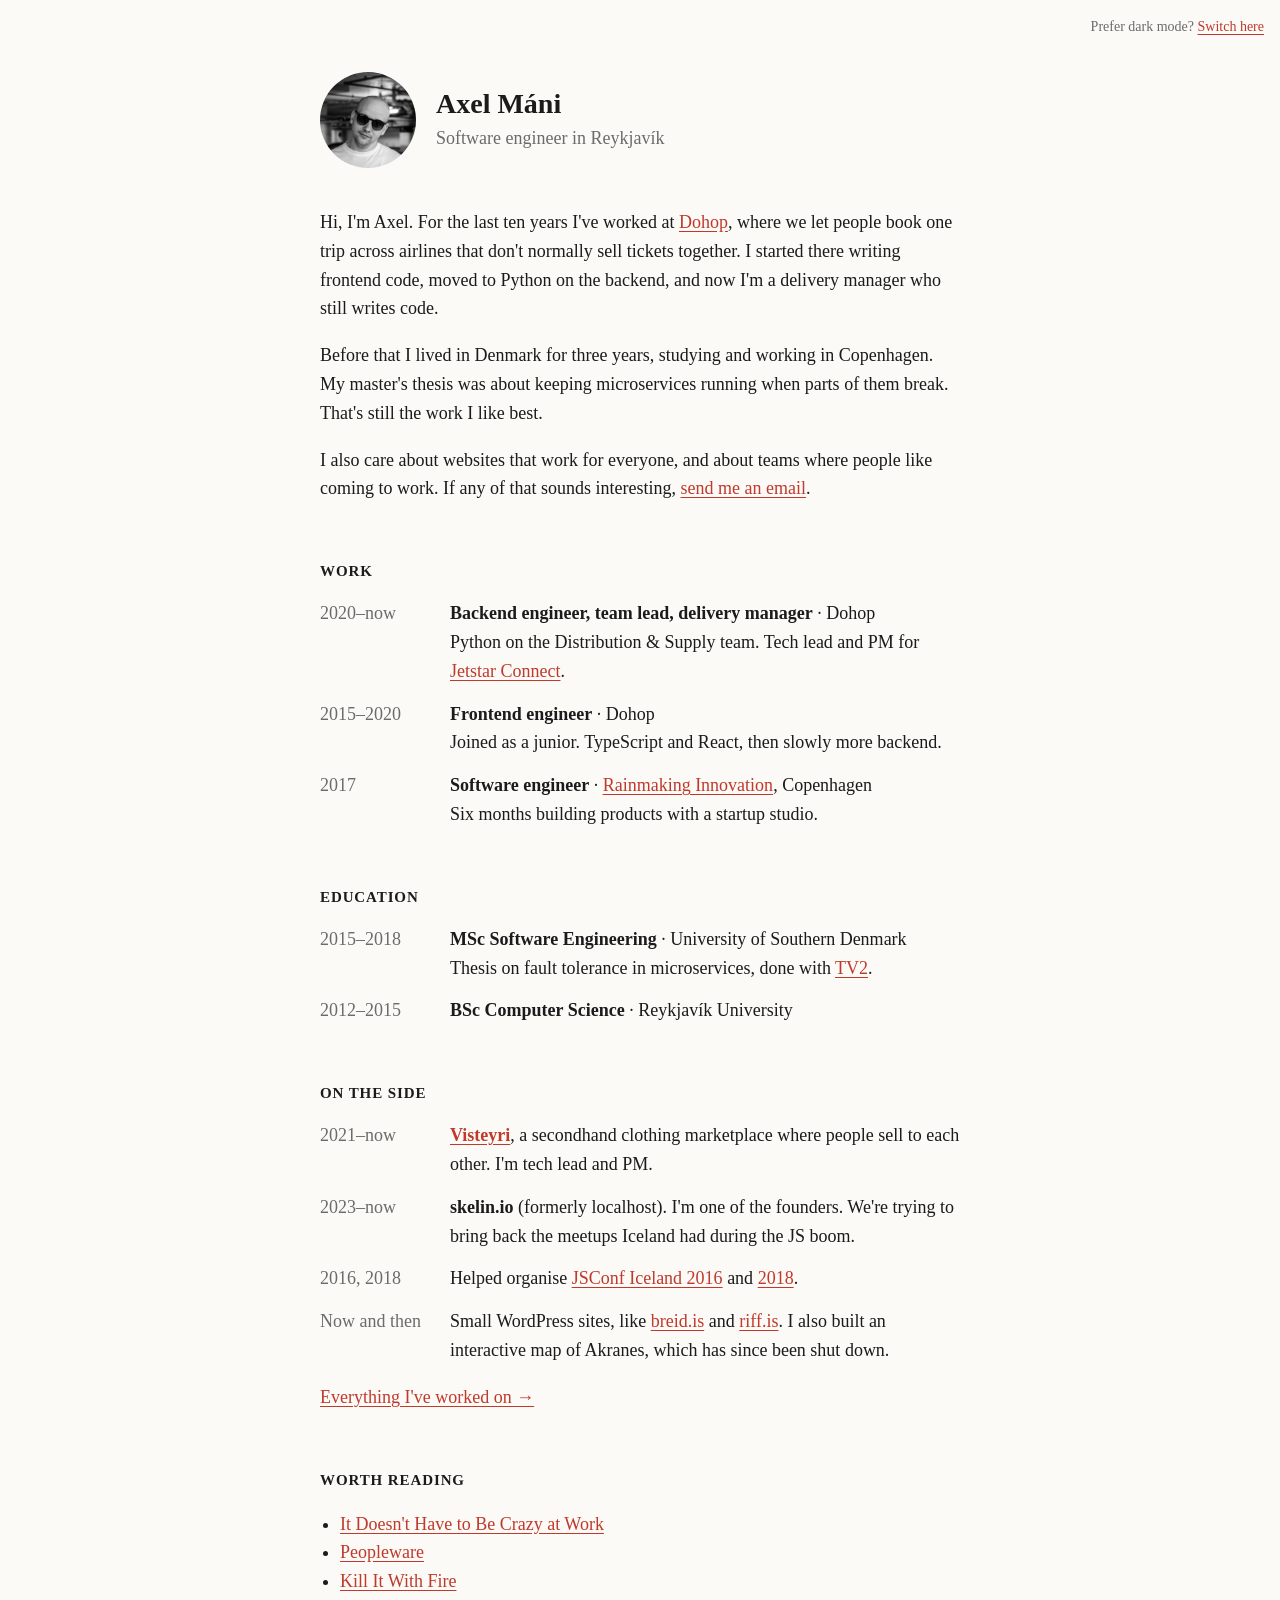
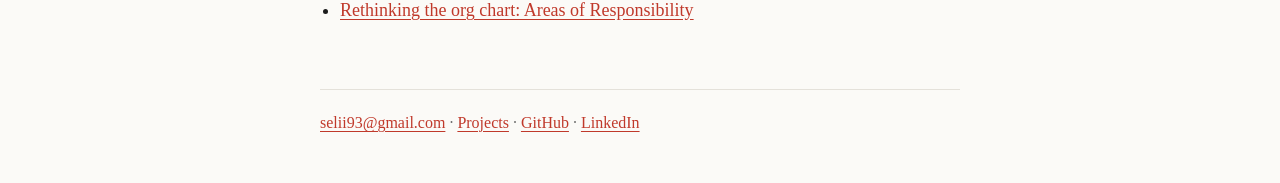
<file: index.html>
<!doctype html>
<html lang="en">
  <head>
    <meta charset="utf-8" />
    <title>Axel Máni</title>
    <meta name="description" content="Axel Máni, software engineer and delivery manager at Dohop in Reykjavík." />
    <meta name="viewport" content="width=device-width, initial-scale=1" />
    <link rel="icon" type="image/png" href="favicon.png" />
    <link rel="stylesheet" href="styles.css" />
    <script>
      try { if (localStorage.theme) document.documentElement.dataset.theme = localStorage.theme; } catch (e) {}
      function toggleTheme() {
        var el = document.documentElement;
        el.dataset.theme = el.dataset.theme === "dark" ? "light" : "dark";
        try { localStorage.theme = el.dataset.theme; } catch (e) {}
      }
    </script>
  </head>
  <body>
    <p class="theme">
      Prefer <span class="if-light">dark</span><span class="if-dark">light</span> mode?
      <button type="button" onclick="toggleTheme()">Switch here</button>
    </p>
    <main>
      <header>
        <img src="img/axel-480.jpg" alt="Axel in sunglasses, black and white photo" width="96" height="96" />
        <div>
          <h1>Axel Máni</h1>
          <p class="sub">Software engineer in Reykjavík</p>
        </div>
      </header>

      <p>
        Hi, I'm Axel. For the last ten years I've worked at
        <a href="https://b2b.dohop.com/">Dohop</a>, where we let people book one trip across airlines
        that don't normally sell tickets together. I started there writing frontend code, moved to
        Python on the backend, and now I'm a delivery manager who still writes code.
      </p>
      <p>
        Before that I lived in Denmark for three years, studying and working in Copenhagen. My
        master's thesis was about keeping microservices running when parts of them break. That's
        still the work I like best.
      </p>
      <p>
        I also care about websites that work for everyone, and about teams where people like
        coming to work. If any of that sounds interesting, <a href="mailto:selii93@gmail.com">send me an email</a>.
      </p>

      <h2>Work</h2>
      <dl>
        <dt>2020–now</dt>
        <dd>
          <b>Backend engineer, team lead, delivery manager</b> · Dohop<br />
          Python on the Distribution &amp; Supply team. Tech lead and PM for
          <a href="https://www.jetstar.com/sg/en/jetstar-connect/info">Jetstar Connect</a>.
        </dd>
        <dt>2015–2020</dt>
        <dd>
          <b>Frontend engineer</b> · Dohop<br />
          Joined as a junior. TypeScript and React, then slowly more backend.
        </dd>
        <dt>2017</dt>
        <dd>
          <b>Software engineer</b> · <a href="https://rainmaking.io/">Rainmaking Innovation</a>, Copenhagen<br />
          Six months building products with a startup studio.
        </dd>
      </dl>

      <h2>Education</h2>
      <dl>
        <dt>2015–2018</dt>
        <dd>
          <b>MSc Software Engineering</b> · University of Southern Denmark<br />
          Thesis on fault tolerance in microservices, done with <a href="https://tv2.dk/">TV2</a>.
        </dd>
        <dt>2012–2015</dt>
        <dd><b>BSc Computer Science</b> · Reykjavík University</dd>
      </dl>

      <h2>On the side</h2>
      <dl>
        <dt>2021–now</dt>
        <dd>
          <b><a href="https://visteyri.is/">Visteyri</a></b>, a secondhand clothing marketplace where
          people sell to each other. I'm tech lead and PM.
        </dd>
        <dt>2023–now</dt>
        <dd>
          <b>skelin.io</b> (formerly localhost). I'm one of the founders. We're trying to bring back
          the meetups Iceland had during the JS boom.
        </dd>
        <dt>2016, 2018</dt>
        <dd>
          Helped organise <a href="https://2016.jsconf.is/">JSConf Iceland 2016</a> and
          <a href="https://2018.jsconf.is/">2018</a>.
        </dd>
        <dt>Now and then</dt>
        <dd>
          Small WordPress sites, like <a href="https://breid.is">breid.is</a> and
          <a href="https://riff.is">riff.is</a>. I also built an interactive map of Akranes, which
          has since been shut down.
        </dd>
      </dl>
      <p><a href="projects.html">Everything I've worked on →</a></p>

      <h2>Worth reading</h2>
      <ul>
        <li><a href="https://basecamp.com/books/calm">It Doesn't Have to Be Crazy at Work</a></li>
        <li><a href="https://www.goodreads.com/book/show/67825.Peopleware">Peopleware</a></li>
        <li><a href="https://www.goodreads.com/book/show/52836375-kill-it-with-fire">Kill It With Fire</a></li>
        <li><a href="https://wavelength.asana.com/workstyle-aors/">Rethinking the org chart: Areas of Responsibility</a></li>
      </ul>

      <footer>
        <a href="mailto:selii93@gmail.com">selii93@gmail.com</a> ·
        <a href="projects.html">Projects</a> ·
        <a href="https://github.com/axelg12">GitHub</a> ·
        <a href="https://www.linkedin.com/in/axel-mani-ba714590/">LinkedIn</a>
      </footer>
    </main>
  </body>
</html>
</file>
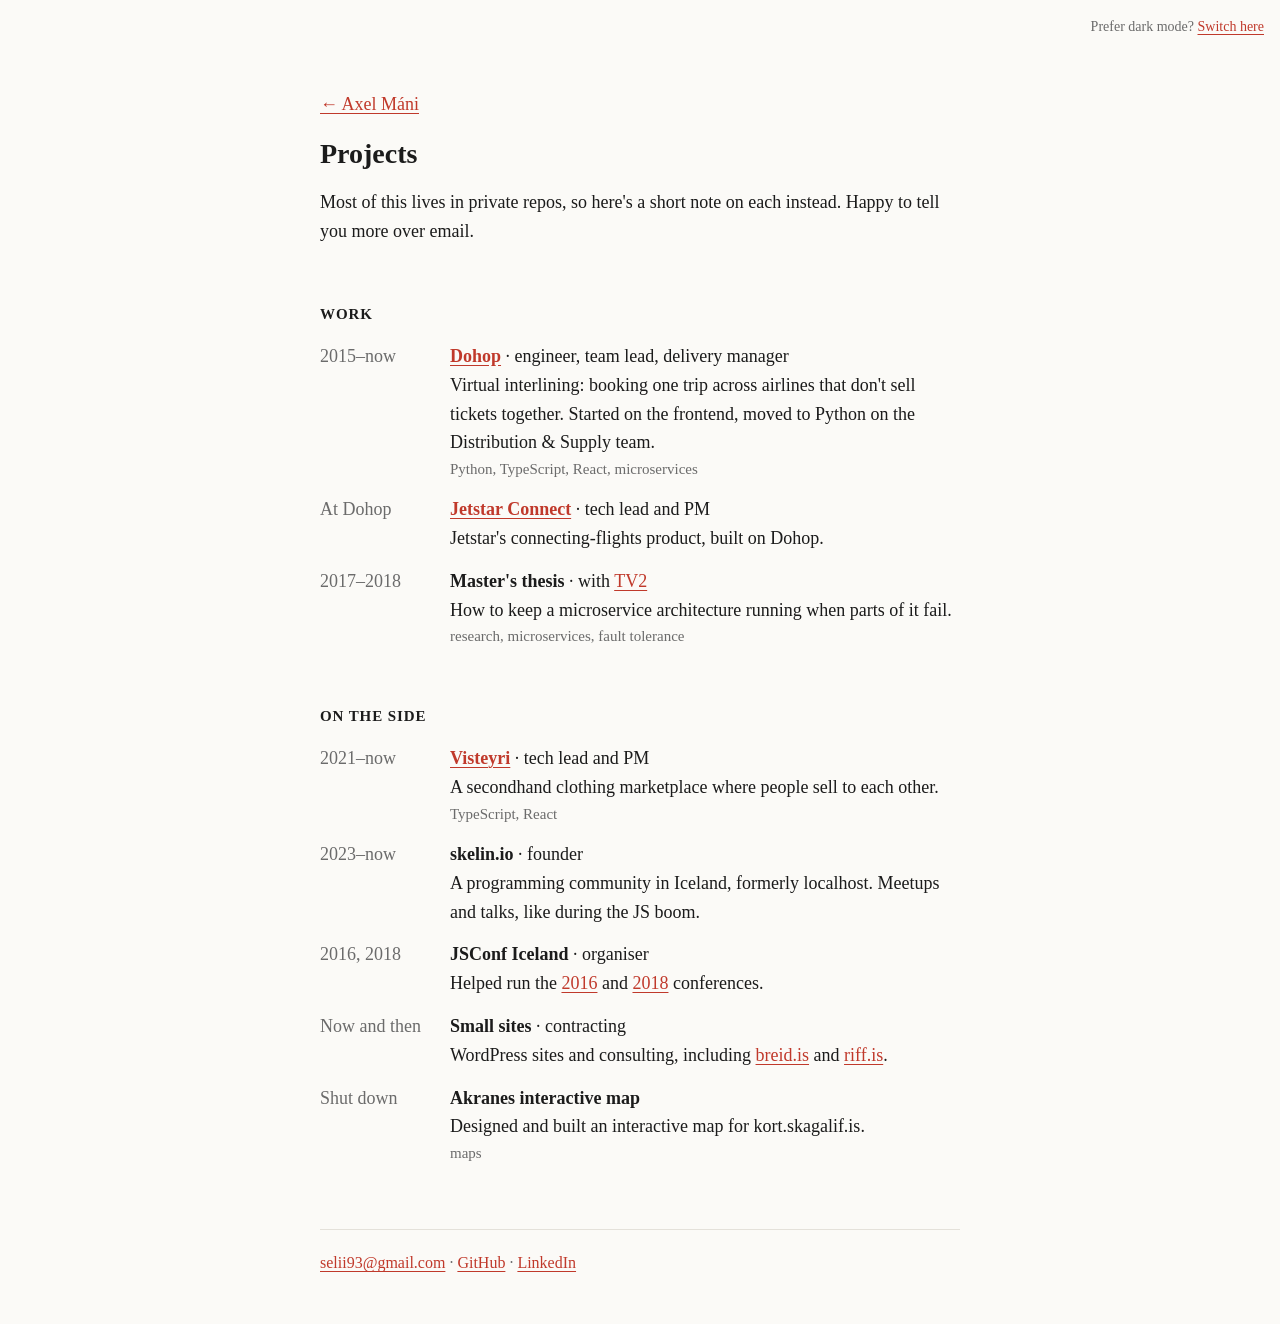
<file: projects.html>
<!doctype html>
<html lang="en">
  <head>
    <meta charset="utf-8" />
    <title>Projects · Axel Máni</title>
    <meta name="description" content="Everything Axel Máni has worked on, at Dohop and on the side." />
    <meta name="viewport" content="width=device-width, initial-scale=1" />
    <link rel="icon" type="image/png" href="favicon.png" />
    <link rel="stylesheet" href="styles.css" />
    <script>
      try { if (localStorage.theme) document.documentElement.dataset.theme = localStorage.theme; } catch (e) {}
      function toggleTheme() {
        var el = document.documentElement;
        el.dataset.theme = el.dataset.theme === "dark" ? "light" : "dark";
        try { localStorage.theme = el.dataset.theme; } catch (e) {}
      }
    </script>
  </head>
  <body>
    <p class="theme">
      Prefer <span class="if-light">dark</span><span class="if-dark">light</span> mode?
      <button type="button" onclick="toggleTheme()">Switch here</button>
    </p>
    <main>
      <p><a href="index.html">← Axel Máni</a></p>
      <h1>Projects</h1>
      <p>
        Most of this lives in private repos, so here's a short note on each instead. Happy to tell
        you more over email.
      </p>

      <h2>Work</h2>
      <dl>
        <dt>2015–now</dt>
        <dd>
          <b><a href="https://b2b.dohop.com/">Dohop</a></b> · engineer, team lead, delivery manager<br />
          Virtual interlining: booking one trip across airlines that don't sell tickets together.
          Started on the frontend, moved to Python on the Distribution &amp; Supply team.
          <span class="meta">Python, TypeScript, React, microservices</span>
        </dd>
        <dt>At Dohop</dt>
        <dd>
          <b><a href="https://www.jetstar.com/sg/en/jetstar-connect/info">Jetstar Connect</a></b> ·
          tech lead and PM<br />
          Jetstar's connecting-flights product, built on Dohop.
        </dd>
        <dt>2017–2018</dt>
        <dd>
          <b>Master's thesis</b> · with <a href="https://tv2.dk/">TV2</a><br />
          How to keep a microservice architecture running when parts of it fail.
          <span class="meta">research, microservices, fault tolerance</span>
        </dd>
      </dl>

      <h2>On the side</h2>
      <dl>
        <dt>2021–now</dt>
        <dd>
          <b><a href="https://visteyri.is/">Visteyri</a></b> · tech lead and PM<br />
          A secondhand clothing marketplace where people sell to each other.
          <span class="meta">TypeScript, React</span>
        </dd>
        <dt>2023–now</dt>
        <dd>
          <b>skelin.io</b> · founder<br />
          A programming community in Iceland, formerly localhost. Meetups and talks, like during
          the JS boom.
        </dd>
        <dt>2016, 2018</dt>
        <dd>
          <b>JSConf Iceland</b> · organiser<br />
          Helped run the <a href="https://2016.jsconf.is/">2016</a> and
          <a href="https://2018.jsconf.is/">2018</a> conferences.
        </dd>
        <dt>Now and then</dt>
        <dd>
          <b>Small sites</b> · contracting<br />
          WordPress sites and consulting, including <a href="https://breid.is">breid.is</a> and
          <a href="https://riff.is">riff.is</a>.
        </dd>
        <dt>Shut down</dt>
        <dd>
          <b>Akranes interactive map</b><br />
          Designed and built an interactive map for kort.skagalif.is.
          <span class="meta">maps</span>
        </dd>
      </dl>

      <footer>
        <a href="mailto:selii93@gmail.com">selii93@gmail.com</a> ·
        <a href="https://github.com/axelg12">GitHub</a> ·
        <a href="https://www.linkedin.com/in/axel-mani-ba714590/">LinkedIn</a>
      </footer>
    </main>
  </body>
</html>
</file>
<file: styles.css>
:root {
  color-scheme: light;
  --bg: light-dark(#fbfaf7, #161616);
  --ink: light-dark(#1b1b1b, #e8e6e1);
  --soft: light-dark(#6b6b6b, #9a9a9a);
  --line: light-dark(#e4e1da, #2e2e2e);
  --link: light-dark(#c0392b, #ff7a6b);
}

:root[data-theme="dark"] {
  color-scheme: dark;
}

:root[data-theme="dark"] .if-light,
:root:not([data-theme="dark"]) .if-dark {
  display: none;
}

.theme {
  position: absolute;
  top: 16px;
  right: 16px;
  margin: 0;
  color: var(--soft);
  font-size: 14px;
}

.theme button {
  padding: 0;
  border: 0;
  background: none;
  color: var(--link);
  font: inherit;
  text-decoration: underline;
  text-underline-offset: 3px;
  cursor: pointer;
}

body {
  margin: 0;
  background: var(--bg);
  color: var(--ink);
  font: 18px/1.6 Charter, "Iowan Old Style", Georgia, serif;
}

main {
  max-width: 640px;
  margin: 0 auto;
  padding: 72px 20px 48px;
}

header {
  display: flex;
  align-items: center;
  gap: 20px;
  margin-bottom: 40px;
}

header img {
  border-radius: 50%;
}

h1 {
  margin: 0;
  font-size: 28px;
  line-height: 1.2;
}

.sub,
dt,
footer {
  color: var(--soft);
}

.sub {
  margin: 4px 0 0;
}

h2 {
  margin: 56px 0 16px;
  font-size: 15px;
  letter-spacing: 0.06em;
  text-transform: uppercase;
}

a {
  color: var(--link);
  text-underline-offset: 3px;
}

dl {
  display: grid;
  grid-template-columns: 110px 1fr;
  gap: 14px 20px;
  margin: 0;
}

dt {
  font-variant-numeric: tabular-nums;
}

dd {
  margin: 0;
}

.meta {
  display: block;
  color: var(--soft);
  font-size: 15px;
}

ul {
  padding-left: 20px;
}

footer {
  margin-top: 64px;
  padding-top: 20px;
  border-top: 1px solid var(--line);
  font-size: 16px;
}

@media (max-width: 520px) {
  dl {
    grid-template-columns: 1fr;
    gap: 2px;
  }
  dd {
    margin-bottom: 14px;
  }
}
</file>
